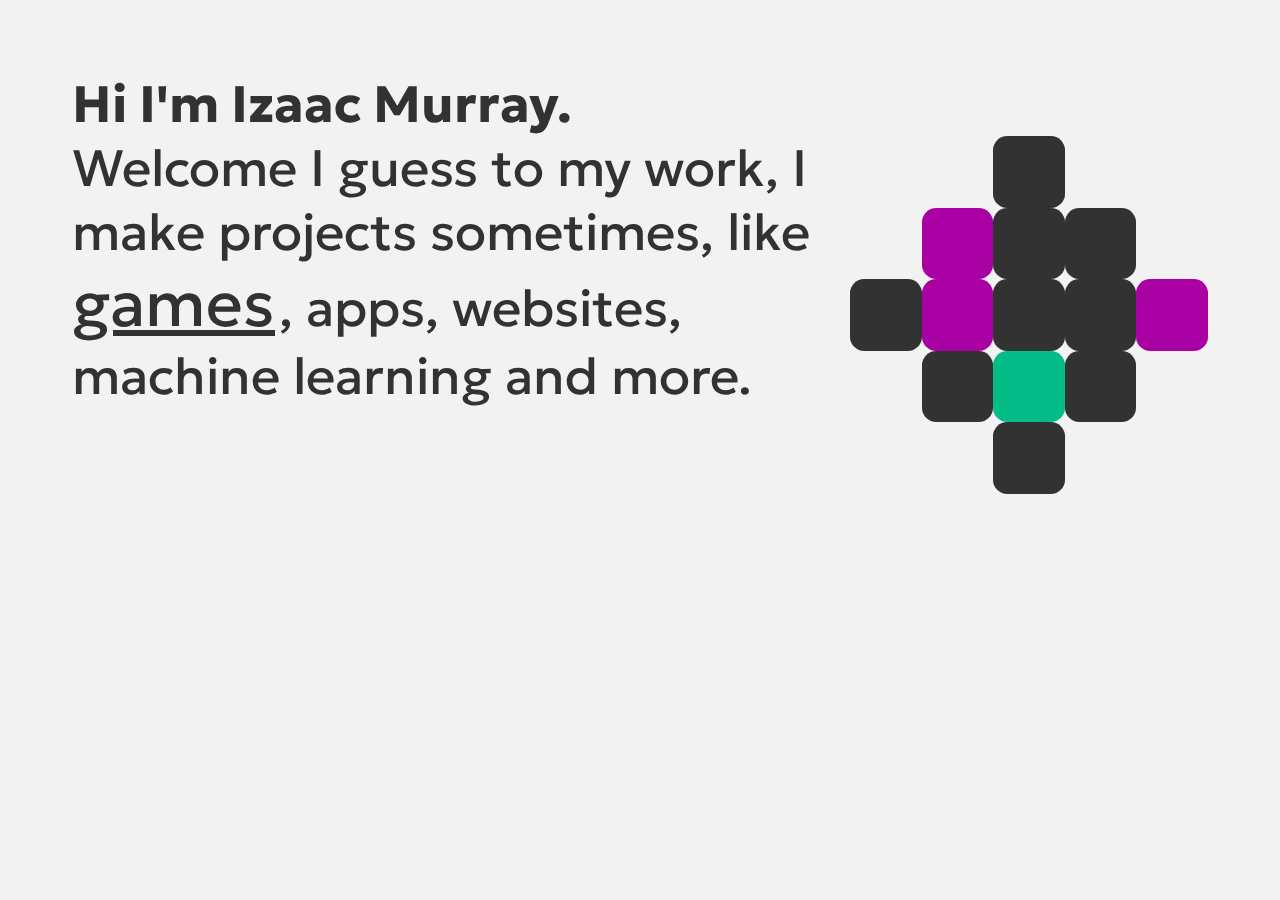
<file: index.html>
<!DOCTYPE html>
<html>
<head>
</head>
<body style="background-color: rgb(242, 242, 242);">
<link rel="stylesheet" href="style.css" />
<script src="javascript.js" defer></script>
<script src="https://ajax.googleapis.com/ajax/libs/jquery/3.7.1/jquery.min.js"></script>
<div style="padding: 5vw;">
  <div style="float: left; width: 58vw; height: 100%;">
    <h1 style="font-size: 4vw; margin-bottom: 0; margin-top: 0;">Hi I'm Izaac Murray.</h1>
    <p style="font-size: 4vw; margin-top: 0;  margin-bottom: 0; display: inline;">
      Welcome I guess to my work, I make projects sometimes, like
    </p> 
    <div class="linkDiv">
      <div class="linkDrop"></div>
      <a class="link" href="https://midorimonki.itch.io">games</a>
    </div>
    <p style="font-size: 4vw; margin-top: 0; display: inline; margin-bottom: 0;">
      , apps, websites, machine learning and more.
    </p>
    </p>
  </div>
  <iframe src="test.html" style="border: none; width: 28vw; margin-top: 5vw; height: 28vw; float: right;"></iframe>
</div>
</body>
</html>
</file>
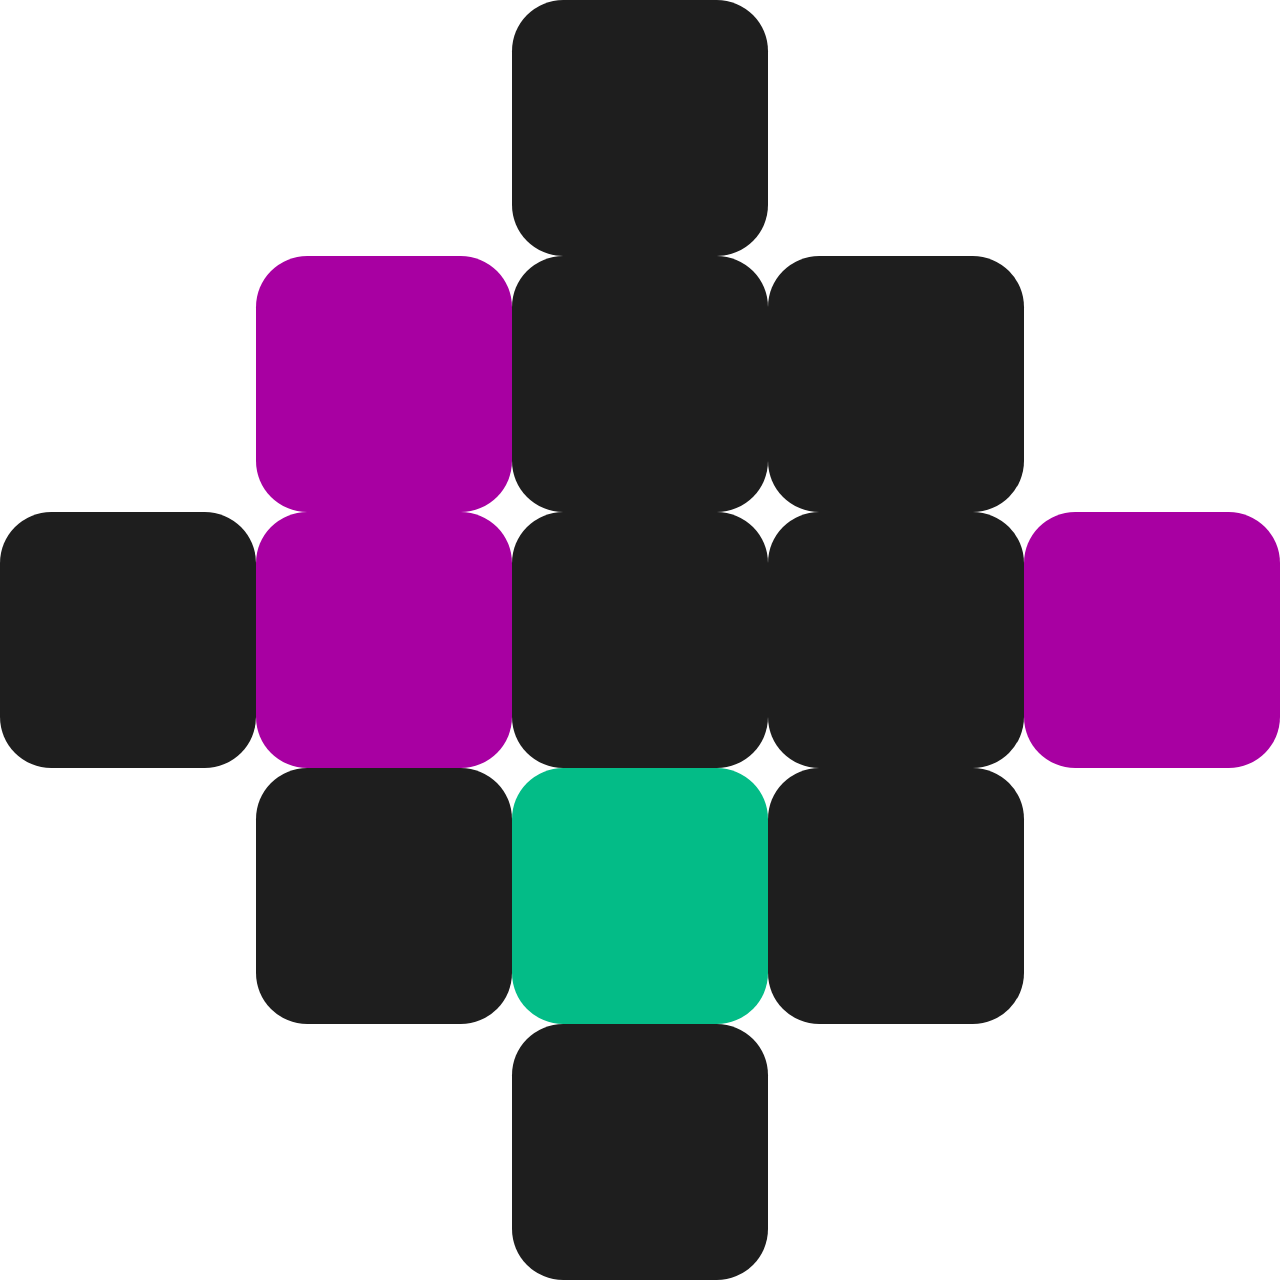
<file: test.html>
<!DOCTYPE html>
<html lang="en">
  <head>
    <title>Pixils Freeplay</title>

    <!-- Import the webpage's stylesheet -->
    <link rel="stylesheet" href="style2.css" />

    <!-- Import the webpage's javascript file -->
    <script src="freePlay.js" defer></script>
  </head>
  <body>
    <div id="slide1" style="width: 100vw; height: 100vh;">
    <!--    
       <div id="1" style="left: 110px; top: -110px;" class="box"></div>
       <div id="2" style="left: 0px; top: -110px;" class="box"></div>
       <div id="3" style="left: -110px; top: -110px;" class="box"></div>
       <div id="4" style="left: 110px; top: 0px;" class="box"></div>
       <div id="5" style="left: 0px; top: 0px;" class="box"></div>
       <div id="6" style="left: -110px; top: 0px;" class="box"></div>
       <div id="7" style="left: 110px; top: 110px;" class="box"></div>
       <div id="8" style="left: 0px; top: 110px;" class="box"></div> 
       <div id="9" style="left: -110px; top: 110px;" class="box"></div>
       <div id="10" style="left: 0px; top: -220px;" class="box"></div>
       <div id="11" style="left: 220px; top: 0px;" class="box"></div>
       <div id="12" style="left: 0px; top: 220px;" class="box"></div>
       <div id="13" style="left: -220px; top: 0px;" class="box"></div>
       <div id="14" style="left: -110px; top: -220px;" class="box"></div>
       <div id="15" style="left: -220px; top: 110px;" class="box"></div>
       <div id="16" style="left: 220px; top: -110px;" class="box"></div>
    -->
    </div>
    

  </body>
</html>
</file>
<file: style.css>
@import url('https://fonts.googleapis.com/css2?family=Source+Sans+Pro:wght@600&display=swap');
@import url('https://fonts.googleapis.com/css2?family=Geologica:wght@100..900&display=swap');

body{
  height: 100%;
  background: rgb(240, 240, 234, 0);
  font-family: "Geologica", sans-serif;
  font-style: normal;
  color: rgb(50, 50, 50);
}

.bold-title{
  font-family: 'Source Sans Pro', sans-serif;  
}

.link{
  display: inline;
  font-size: 5vw; 
  margin-top: 0;  
  margin-bottom: 0;
  bottom: 0px;
  color: rgb(50, 50, 50);
}

.linkDiv{
  margin: 0;
  bottom: 0px;
  display: inline-block;
  width: auto; 
  height: auto;
}

.linkDrop{
  margin-top: 0.5vw;
  width: 0;
  height: 6vw;
  z-index: -1;
  background-color: rgb(242, 30, 84);;
  position: absolute; 
  animation: none;
  transition: .3s;
}

.linkIn{
  display: block;
  width: 16vw;
  animation: hoverLink .3s linear;
}

.linkOut{
  display: block;
  width: 0;
  animation: hoverLink .3s linear;
}

@keyframes hoverLink{
  0% {width: 0;}
  55% {width: 14vw;}
  100% {width: 16vw;}
}


/*
.linkDiv:hover > .linkDrop {
  display: block;
  width: 16vw;
  animation: hoverLink .3s linear;
}
  */
</file>
<file: style2.css>
@import url('https://fonts.googleapis.com/css2?family=Fredoka+One&display=swap');
@import url('https://fonts.googleapis.com/css2?family=Source+Sans+Pro:wght@600&display=swap');
@import url('https://fonts.googleapis.com/css2?family=Geologica:wght@100..900&display=swap');

body{
  background: rgb(240, 240, 234, 0);
  font-family: "Geologica", sans-serif;
  font-style: normal;
}

.bold-title{
  font-family: 'Source Sans Pro', sans-serif;  
}

/* mobile device screen size */
@media only screen and (orientation:portrait) {
  .box{
    outline-offset: -7vw;
    margin: 0px;
    float: left;
    background: rgb(50, 50, 50);
    border-radius: 4vw;
    width: 20vw;
    height: 20vw;
    outline: 0px solid rgba(255, 255, 255, 0);
    transition: .5s ease;
    position: absolute;
  }
  .box:hover{
      animation: rumble2 .6s linear infinite;
      outline: 1vw solid rgba(255, 255, 255, 0.4);
      /*z-index: 10;*/
  }
  #slide1{
    right: 25.5vw;
    margin-top: 30vh;
  }
  #background2{
    width: 87.5vw;
    height: 87.5vw;
    right: 7vw;
    margin-top: 22.5vh;
    border-radius: 30px;
  }
    #background{
    width: 87.5vw;
    height: 87.5vw;
    right: 7vw;
    margin-top: 22.5vh;
    border-radius: 30px;
  }
}

/* computer screen size */
@media only screen and (orientation:landscape) {
.box{
  outline-offset: -40px;
  margin: 0px;
  float: left;
  background: rgb(30, 30, 30);
  border-radius: 4vw;
  width: 20vw;
  height: 20vw;
  outline: 0px solid lightgrey;
  transition: .5s ease;
  position: absolute;
}
.box:hover{
    animation: rumble2 .6s linear infinite;
    outline: 4px solid white;
}
    #background2{
    width: 550px;
    height: 550px;
    margin-top: 0vh;
    border-radius: 30px;
  }
    #background{
    width: 550px;
    height: 550px;
    margin-top: 0vh;
    border-radius: 30px;
  }
}



.byebye{
  display: none;
}
.null{
  background: grey;
  z-index: -10;
}
.yes
{
    background: rgb(242, 30, 84);
}
.turq
{
    background: rgb(10, 151, 160);
}
/* Alternate colours*/
.purple
{
    background: rgb(168, 0, 162);
}
.green
{
    background: rgb(3, 188, 135);
}
.orange
{
    background: rgb(255, 149, 0);
}
.blue
{
    background: rgb(14, 113, 189);
}

.small{
  margin: 0;
  width: 40px;
  height: 40px;
  border-radius: 8px;
}

#background2{
  transition: 0.6s;
  background: rgba(40, 40, 40, 0.4);
  position: absolute;
  top: 134px;
  z-index: 1;
  border-radius: 30px;
  
}

#background{
  background: rgb(220, 220, 220);
  z-index: -1;
  position: absolute;
  top: 134px;
  border-radius: 30px;
  
}

.rumble{
  animation: rumble .3s;
}

@keyframes rumble{
  0% {transform: rotate(0deg);}
  25% {transform: rotate(8deg);}
  75% {transform: rotate(-8deg);}
  100% {transform: rotate(0deg);}
}

@keyframes rumble2{
  0% {transform: rotate(0deg);}
  25% {transform: rotate(4deg);}
  75% {transform: rotate(-4deg);}
  100% {transform: rotate(0deg);}
}

.selected{
  outline: 5px solid lightgrey;
  outline-offset: -40px;
  animation: rumble2 .6s linear infinite;
}



#background3{
  background: rgb(220, 220, 220);
  z-index: -1;
  position: absolute;
  width: 250px;
  height: 450px;
  top: 134px;
  left: 32px;
  border-radius: 30px;
  
}


#background4{
  background: rgb(220, 220, 220);
  z-index: -1;
  position: absolute;
  width: 200px;
  height: 200px;
  top: 44px;
  right: 95px;
  border-radius: 30px;
  
}
</file>
